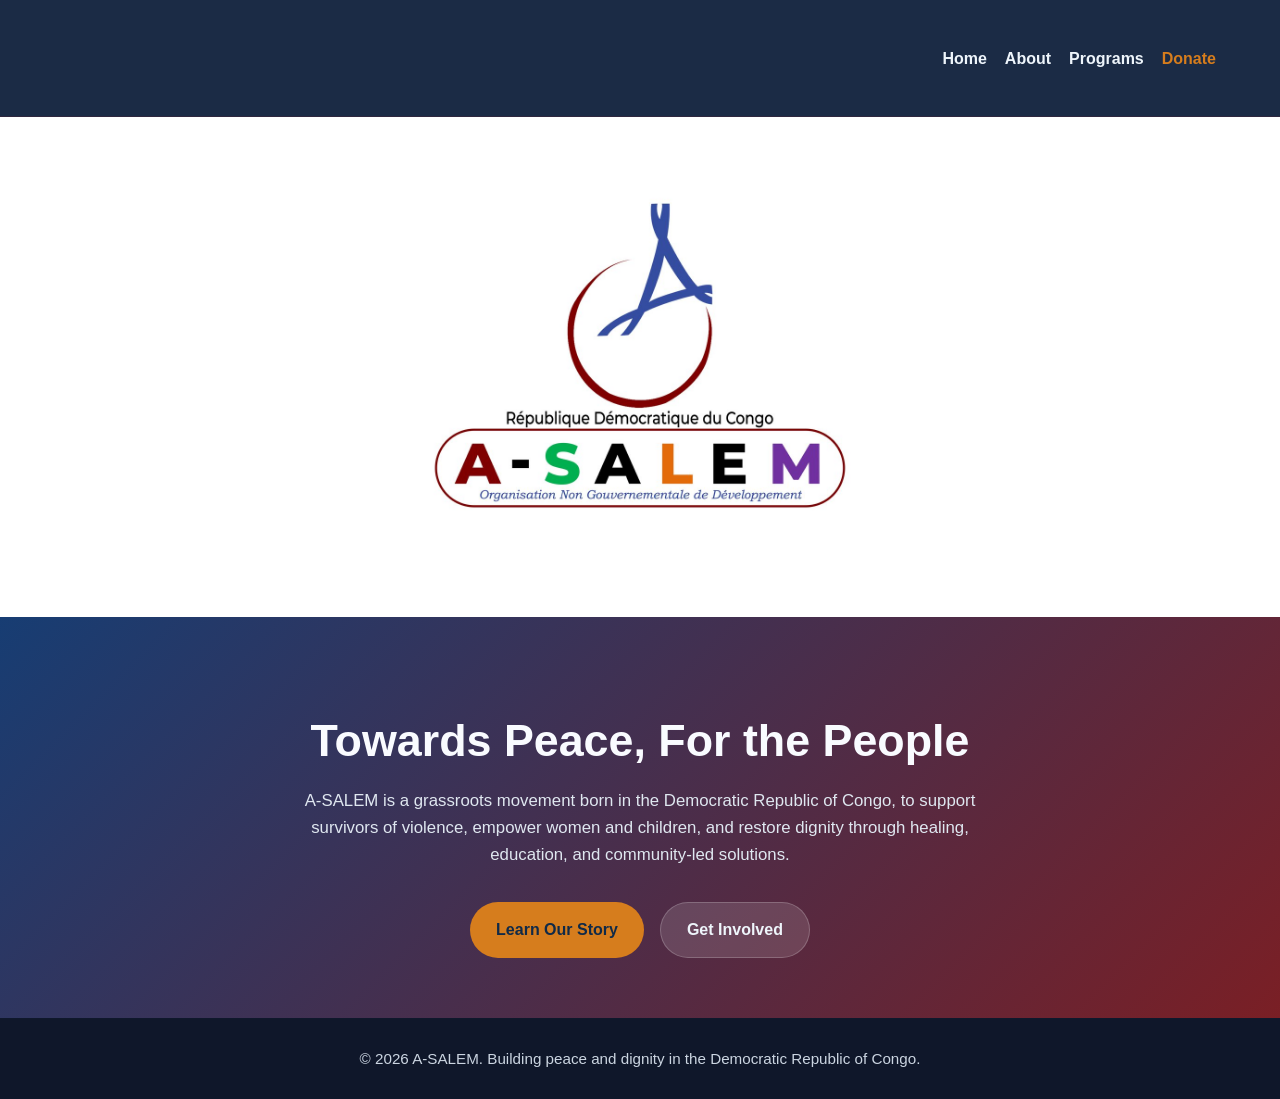
<file: index.html>
<!DOCTYPE html>
<html lang="en">
<head>
    <meta charset="UTF-8">
    <meta name="viewport" content="width=device-width, initial-scale=1.0">
    <title>A-SALEM | Peace, Healing, Empowerment</title>
    <link rel="stylesheet" href="style.css">
</head>
<body>
    <nav id="home-nav">
        <div class="nav-inner">
            <a href="index.html" class="logo">
               
                <div>
                    
                  
                </div>
            </a>
            <ul>
               <li><a href="index.html">Home</a></li>
                <li><a href="about.html">About</a></li>
                <li><a href="programs.html">Programs</a></li>
                <li><a id="donate"href="help.html">Donate</a></li>
            </ul>
        </div>
    </nav>
        <section class="banner">
            <img id="banner" src="images/A-Salem.jpg" alt="A-SALEM banner image">
        </section>
    <header id="home-header" class="hero">
        <div class="hero-copy">
           
            <h1  >Towards Peace, For the People</h1>
            <p class="hero-text">A-SALEM is a grassroots movement born in the Democratic Republic of Congo, to support survivors of violence, empower women and children, and restore dignity through healing, education, and community-led solutions.</p>
            <div class="hero-buttons">
                <a href="about.html" class="button button-primary">Learn Our Story</a>
                <a href="help.html" class="button button-secondary">Get Involved</a>
            </div>
        </div>
     
    </header>

   

    <footer>
        <p>© 2026 A-SALEM. Building peace and dignity in the Democratic Republic of Congo.</p>
    </footer>
</body>
</html>
</file>
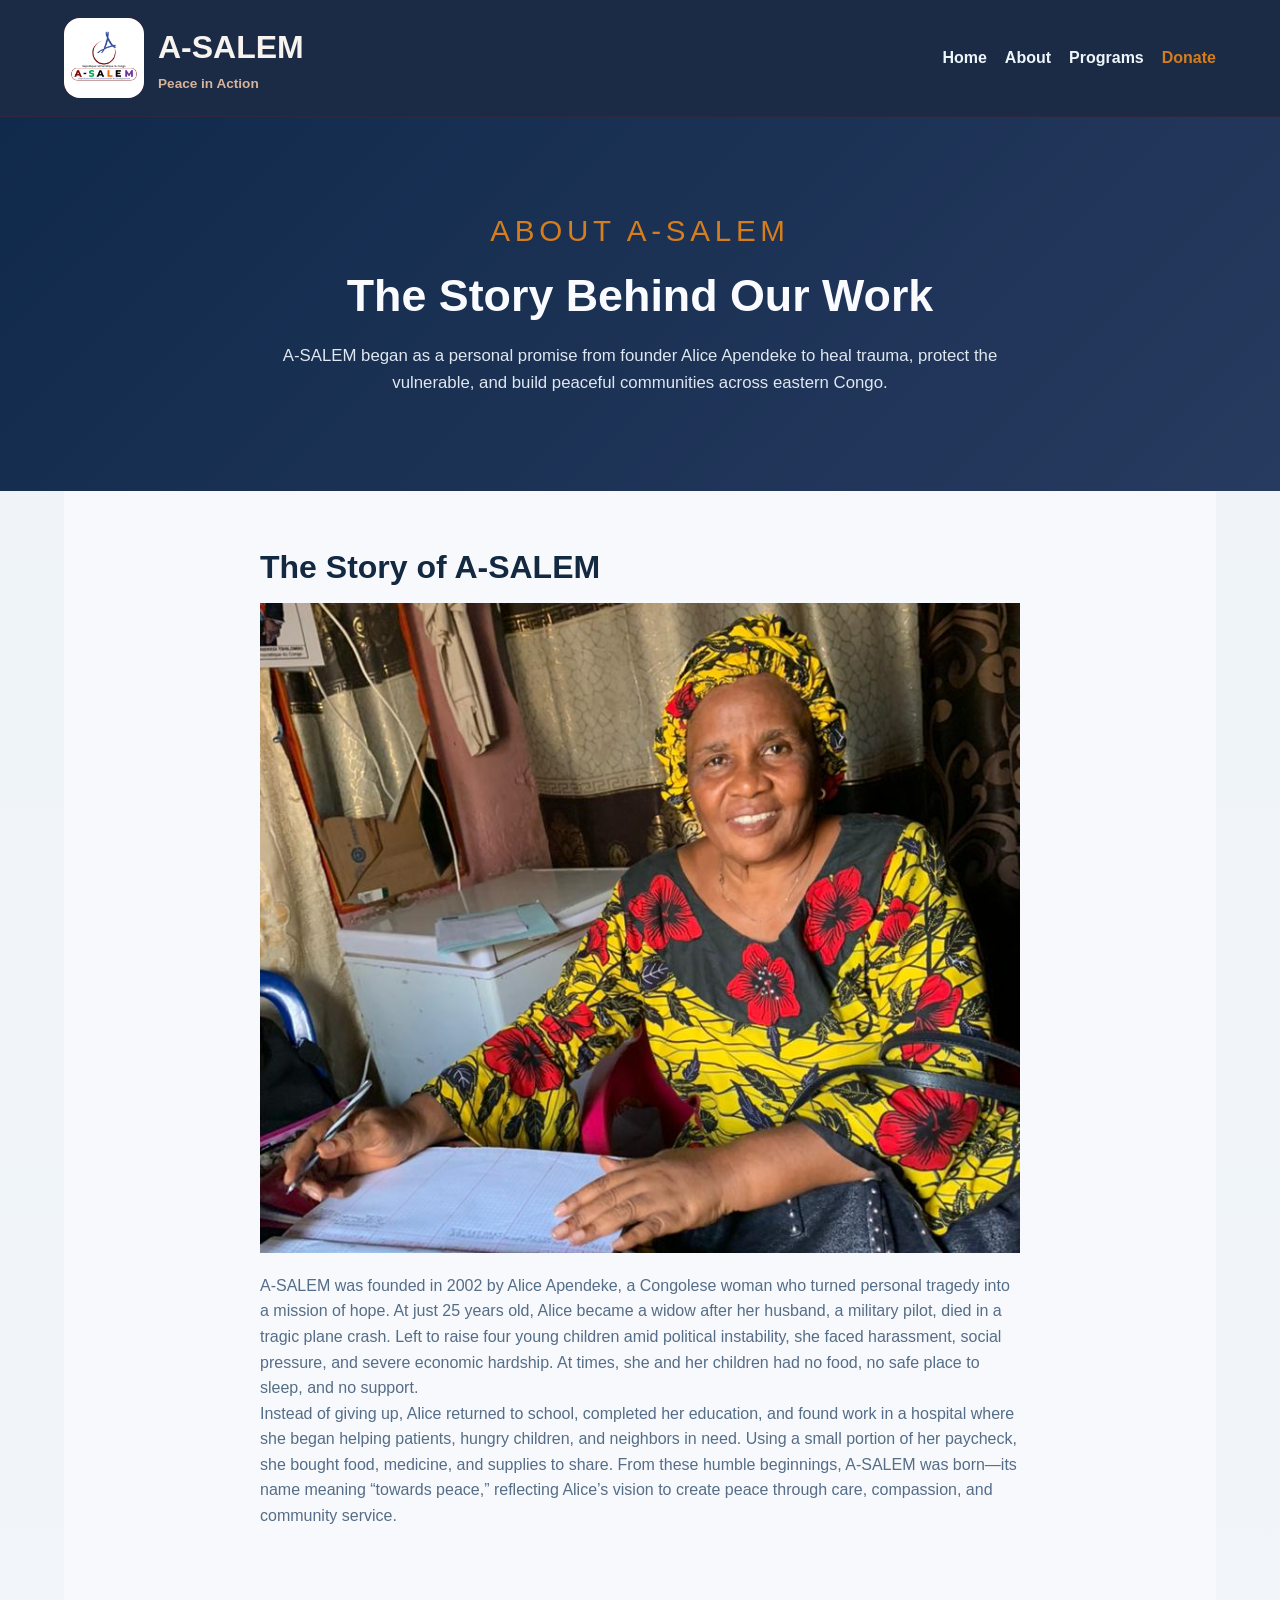
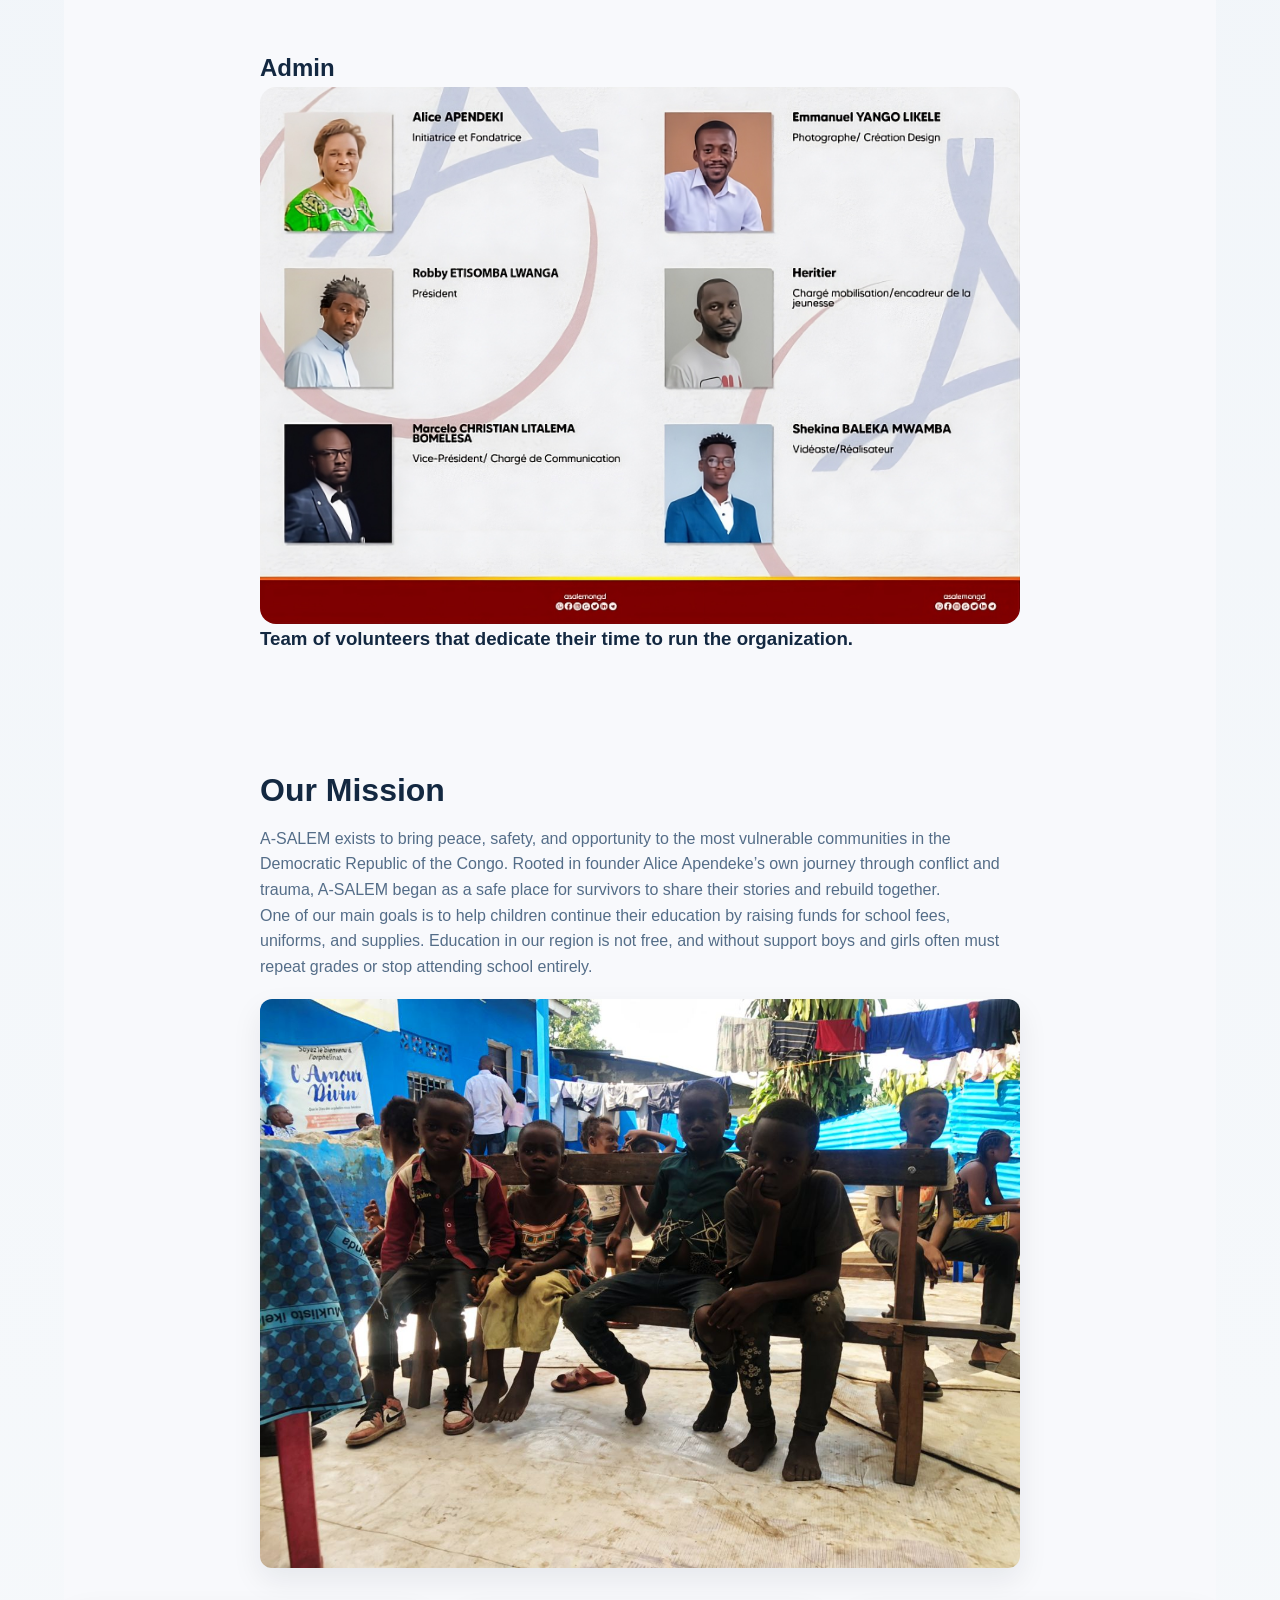
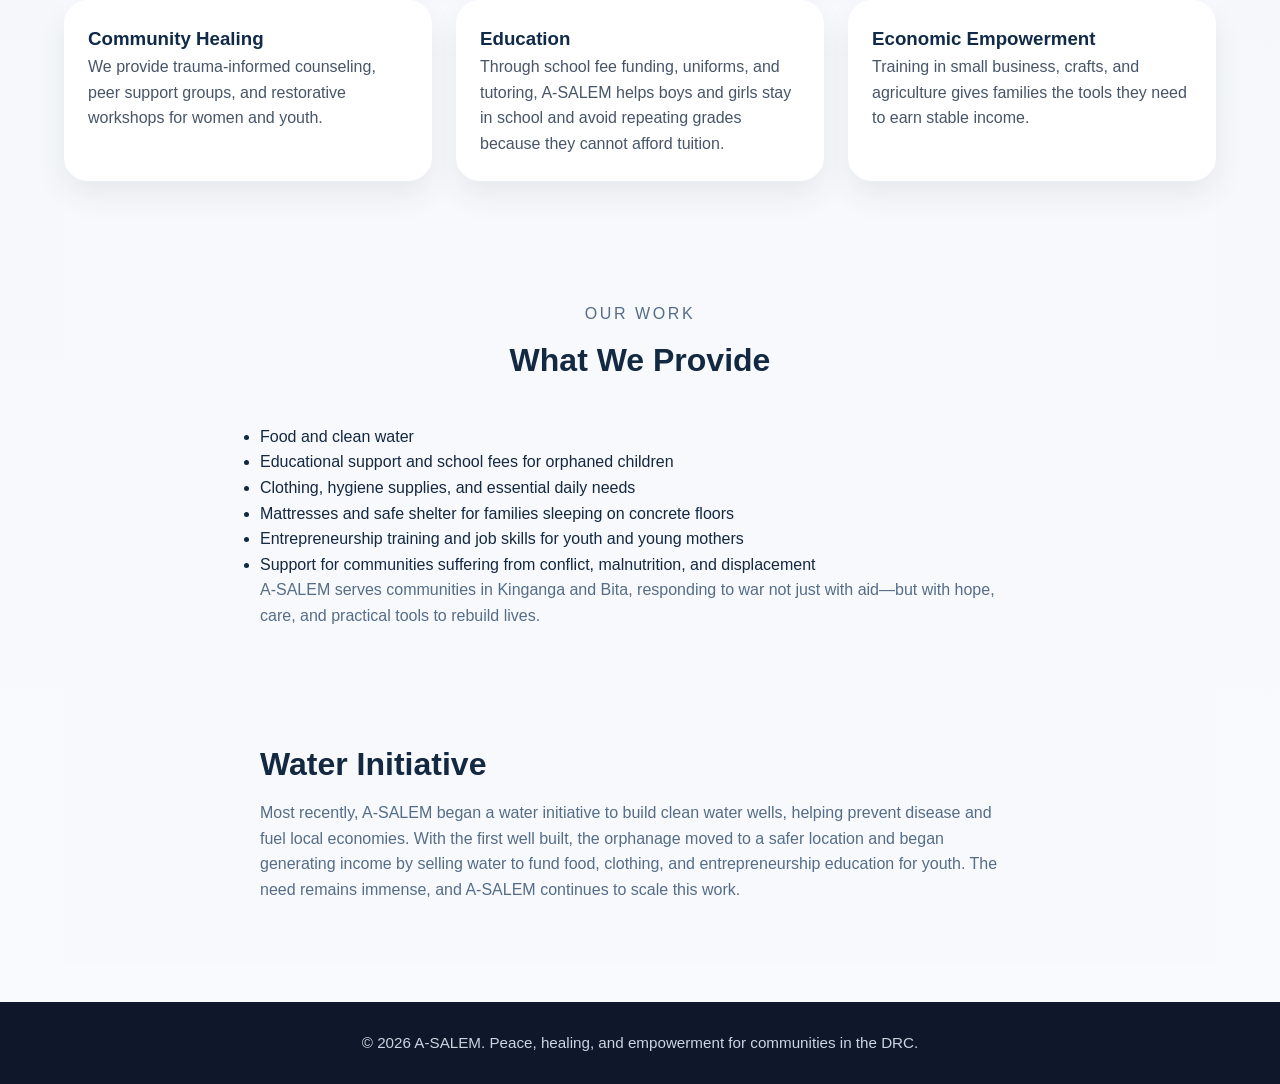
<file: about.html>
<!DOCTYPE html>
<html lang="en">
<head>
    <meta charset="UTF-8">
    <meta name="viewport" content="width=device-width, initial-scale=1.0">
    <title>About A-SALEM</title>
    <link rel="stylesheet" href="style.css">
</head>
<body>
    <nav>
        <div class="nav-inner">
            <a href="index.html" class="logo">
                <img class=logo-placeholder src="images/A-Salem.jpg" alt="a-salem logo">
                <div>
                    <div class="logo-text">A-SALEM</div>
                    <div class="logo-subtext">Peace in Action</div>
                </div>
            </a>
            <ul>
               <li><a href="index.html">Home</a></li>
                <li><a href="about.html">About</a></li>
                <li><a href="programs.html">Programs</a></li>
                <li><a id="donate"href="help.html">Donate</a></li>
            </ul>
        </div>
    </nav>

    <header class="hero hero-small">
        <div class="hero-copy">
            <p class="eyebrow">About A-SALEM</p>
            <h1>The Story Behind Our Work</h1>
            <p class="hero-text">A-SALEM began as a personal promise from founder Alice Apendeke to heal trauma, protect the vulnerable, and build peaceful communities across eastern Congo.</p>
        </div>
    </header>

    <main>
        <section id="founder" class="section section-light">
            <div class="section-content">
                <h2>The Story of A-SALEM</h2>
                <div style="display:flex;align-items:flex-start;gap:20px;flex-wrap:wrap;">
                    <img src="images/Alice.jpeg" alt="Alice Apendeke, Founder" class="founder-photo">
                    <div>
                        <p>A-SALEM was founded in 2002 by Alice Apendeke, a Congolese woman who turned personal tragedy into a mission of hope. At just 25 years old, Alice became a widow after her husband, a military pilot, died in a tragic plane crash. Left to raise four young children amid political instability, she faced harassment, social pressure, and severe economic hardship. At times, she and her children had no food, no safe place to sleep, and no support.</p>
                        <p>Instead of giving up, Alice returned to school, completed her education, and found work in a hospital where she began helping patients, hungry children, and neighbors in need. Using a small portion of her paycheck, she bought food, medicine, and supplies to share. From these humble beginnings, A-SALEM was born—its name meaning “towards peace,” reflecting Alice’s vision to create peace through care, compassion, and community service.</p>
                    </div>
                </div>
            </div>
        </section>

        <section id="community-photo" class="section section-light">
            <div class="section-content">
                <h1>Admin</h1>
                <img src="images/adminTeam.jpeg" alt="A-SALEM in the community" class="admin-photo">
                <h3>Team of volunteers that dedicate their time to run the organization.</p>
            </div>
             
        </section>
       <section id="about" class="section section-light">
            <div class="section-content">
                <h2>Our Mission</h2>
                <p>A-SALEM exists to bring peace, safety, and opportunity to the most vulnerable communities in the Democratic Republic of the Congo. Rooted in founder Alice Apendeke’s own journey through conflict and trauma, A-SALEM began as a safe place for survivors to share their stories and rebuild together.</p>
                <p>One of our main goals is to help children continue their education by raising funds for school fees, uniforms, and supplies. Education in our region is not free, and without support boys and girls often must repeat grades or stop attending school entirely.</p>
                <img src="images/HomeAllDay.jpeg" alt="Children on a wooden bench" class="home-allday-photo">
            </div>
            <div class="section-cards">
                <article class="card">
                    <h3>Community Healing</h3>
                    <p>We provide trauma-informed counseling, peer support groups, and restorative workshops for women and youth.</p>
                </article>
                <article class="card">
                    <h3>Education</h3>
                    <p>Through school fee funding, uniforms, and tutoring, A-SALEM helps boys and girls stay in school and avoid repeating grades because they cannot afford tuition.</p>
                </article>
                <article class="card">
                    <h3>Economic Empowerment</h3>
                    <p>Training in small business, crafts, and agriculture gives families the tools they need to earn stable income.</p>
                </article>
            </div>
        </section>

      

        <section id="services" class="section section-light">
            <div class="section-header">
                <p class="eyebrow">Our Work</p>
                <h2>What We Provide</h2>
            </div>
            <div class="section-content">
                <ul>
                    <li>Food and clean water</li>
                    <li>Educational support and school fees for orphaned children</li>
                    <li>Clothing, hygiene supplies, and essential daily needs</li>
                    <li>Mattresses and safe shelter for families sleeping on concrete floors</li>
                    <li>Entrepreneurship training and job skills for youth and young mothers</li>
                    <li>Support for communities suffering from conflict, malnutrition, and displacement</li>
                </ul>
                <p>A-SALEM serves communities in Kinganga and Bita, responding to war not just with aid—but with hope, care, and practical tools to rebuild lives.</p>
            </div>
        </section>

        <section id="water" class="section section-light">
            <div class="section-content">
                <h2>Water Initiative</h2>
                <p>Most recently, A-SALEM began a water initiative to build clean water wells, helping prevent disease and fuel local economies. With the first well built, the orphanage moved to a safer location and began generating income by selling water to fund food, clothing, and entrepreneurship education for youth. The need remains immense, and A-SALEM continues to scale this work.</p>
            </div>
        </section>

     
    </main>

    <footer>
        <p>© 2026 A-SALEM. Peace, healing, and empowerment for communities in the DRC.</p>
    </footer>
</body>
</html>
</file>
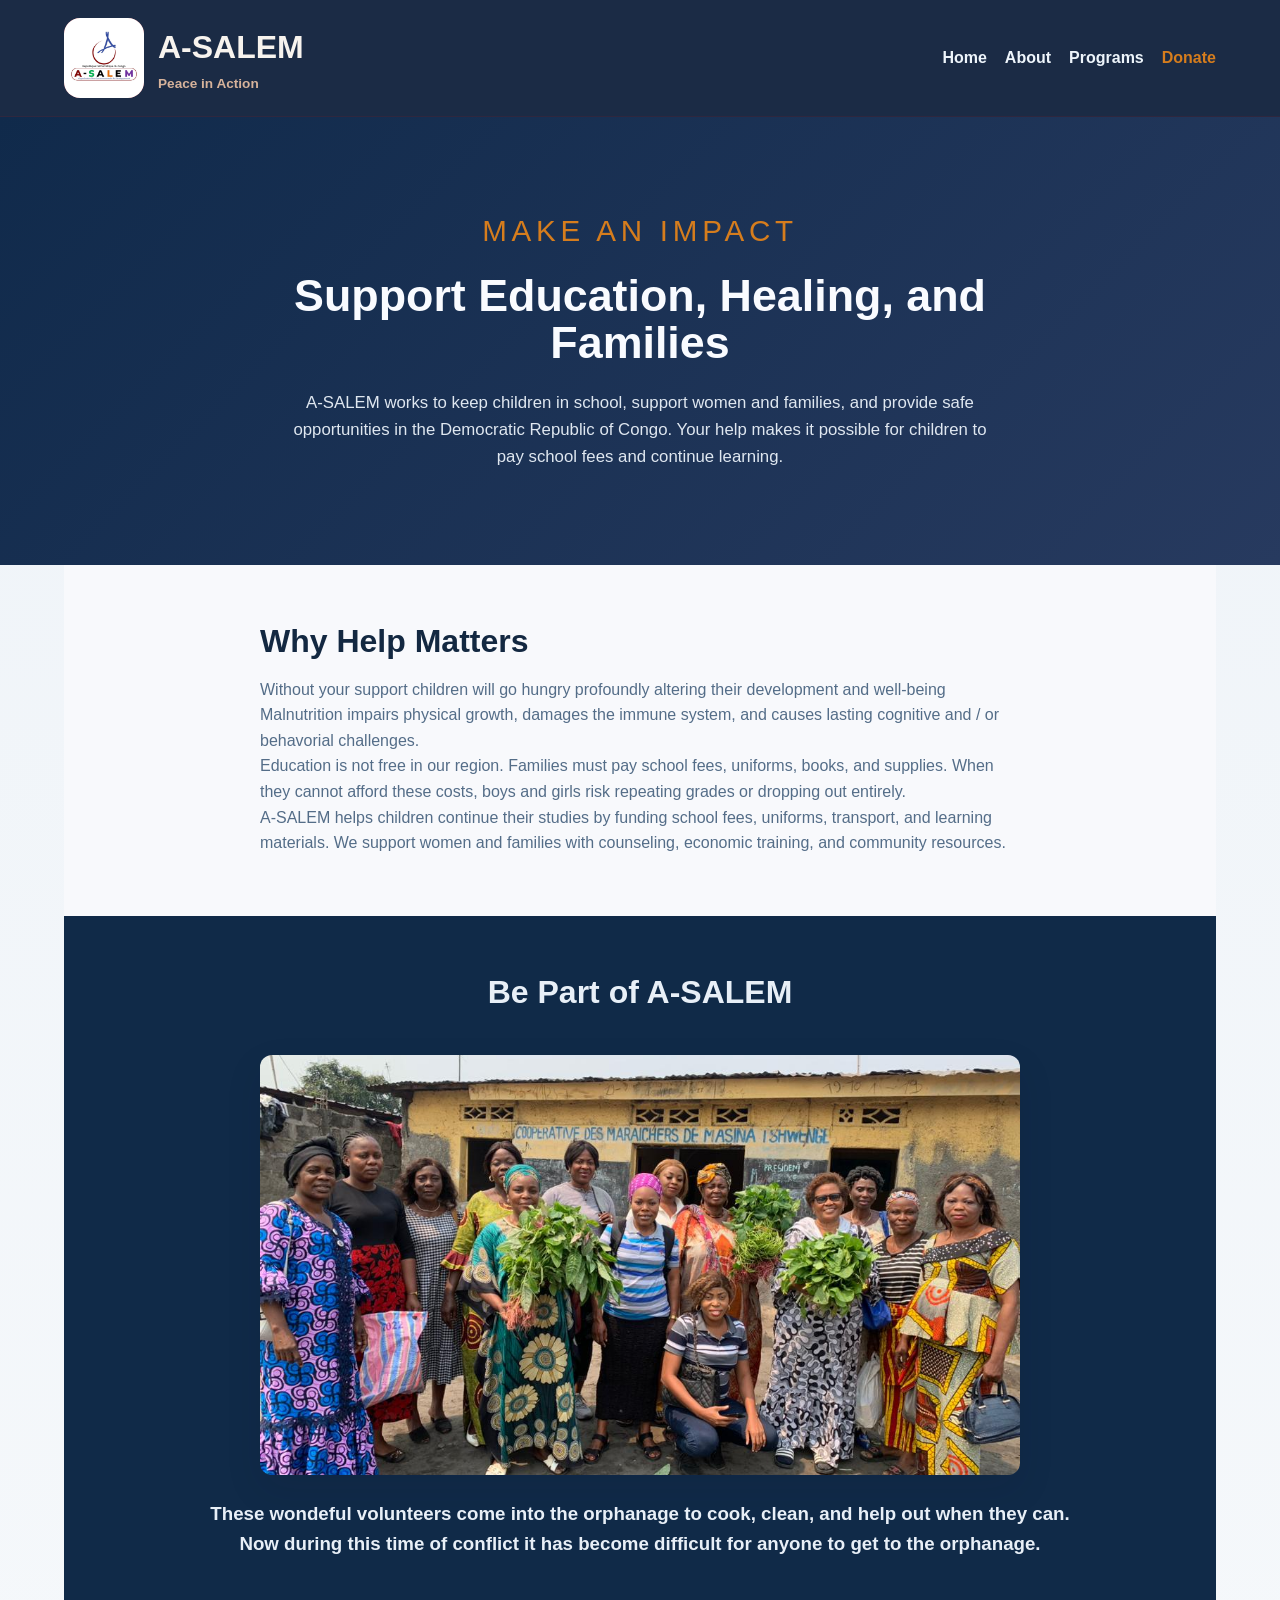
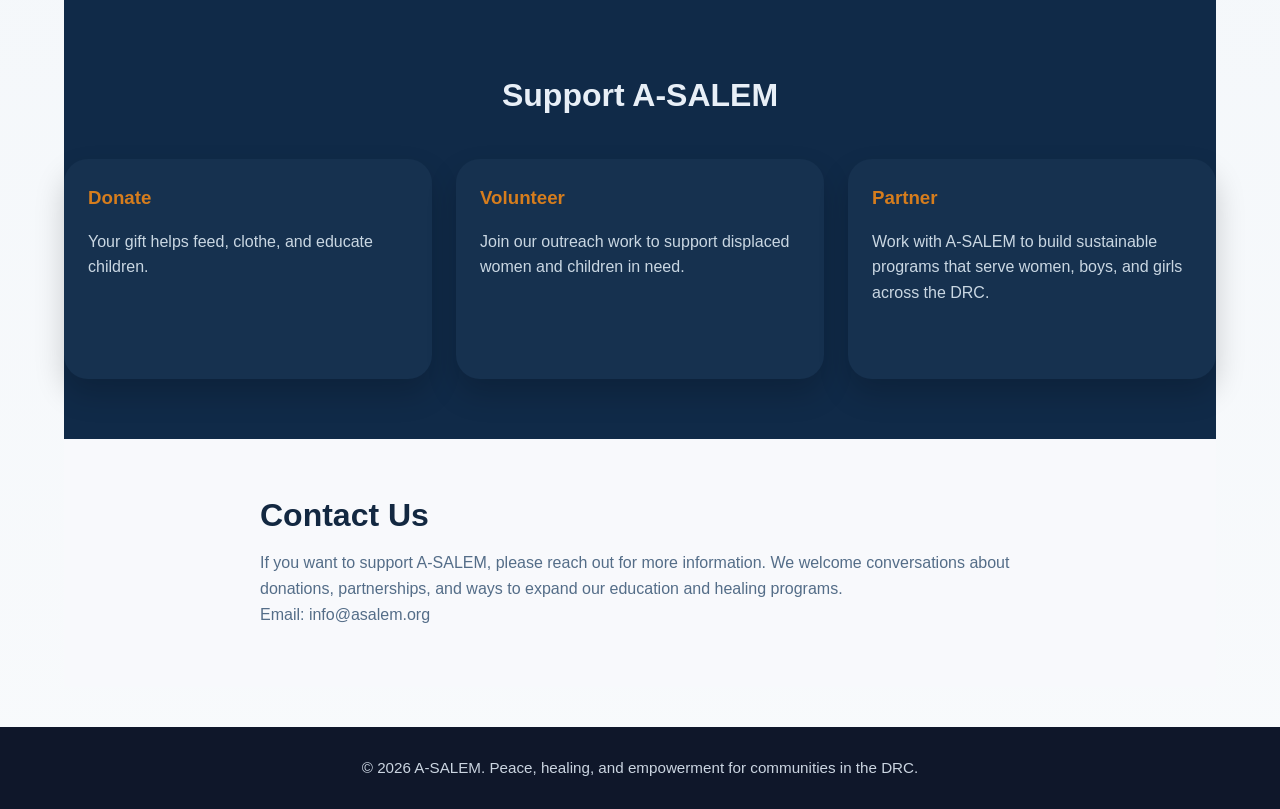
<file: help.html>
<!DOCTYPE html>
<html lang="en">
<head>
    <meta charset="UTF-8">
    <meta name="viewport" content="width=device-width, initial-scale=1.0">
    <title>Help A-SALEM</title>
    <link rel="stylesheet" href="style.css">
</head>
<body>
    <nav>
        <div class="nav-inner">
            <a href="index.html" class="logo">
                <img class=logo-placeholder src="images/A-Salem.jpg" alt="a-salem logo">
                <div>
                    <div class="logo-text">A-SALEM</div>
                    <div class="logo-subtext">Peace in Action</div>
                </div>
            </a>
            <ul>
               <li><a href="index.html">Home</a></li>
                <li><a href="about.html">About</a></li>
                <li><a href="programs.html">Programs</a></li>
                <li><a id="donate"href="help.html">Donate</a></li>
            </ul>
        </div>
    </nav>

    <header class="hero hero-small">
        <div class="hero-copy">
            <p class="eyebrow">Make An Impact</p>
            <h1>Support Education, Healing, and Families</h1>
            <p class="hero-text">A-SALEM works to keep children in school, support women and families, and provide safe opportunities in the Democratic Republic of Congo. Your help makes it possible for children to pay school fees and continue learning.</p>
        </div>
    </header>

    <main>
        <section class="section section-light">
            <div class="section-content">
                <h2>Why Help Matters</h2>
                <p>Without your support children will go hungry profoundly altering their development and well-being 
                    Malnutrition impairs physical growth, damages the immune system, and causes lasting cognitive and / or behavorial challenges.
                </p>
                <p>Education is not free in our region. Families must pay school fees, uniforms, books, and supplies. When they cannot afford these costs, boys and girls risk repeating grades or dropping out entirely.</p>
                <p>A-SALEM helps children continue their studies by funding school fees, uniforms, transport, and learning materials. We support women and families with counseling, economic training, and community resources.</p>
            </div>
        </section>
        
          <section id="get-involved" class="section section-dark">
            <div class="section-header">
              
                <h2 >Be Part of A-SALEM</h2>
            </div>
            <div class="section-content">
                <img src="images/Volunteers.jpeg" alt="Volunteers who support A-SALEM" class="volunteers-photo">
            </div>
         
            <h3>These wondeful volunteers come into the orphanage to cook, clean, and help out when they can.</h3>
            <h3>Now during this time of conflict it has become difficult for anyone to get to the orphanage.</h3>
        </section>
        <section class="section section-dark">
            <div class="section-header">
               
                <h2>Support A-SALEM</h2>
            </div>
            <div class="join-grid">
                <article class="join-card">
                    <h3>Donate</h3>
                    <p>Your gift helps feed, clothe, and educate children.</p>
                </article>
                <article class="join-card">
                    <h3>Volunteer</h3>
                    <p>Join our outreach work to support displaced women and children in need.</p>
                </article>
                <article class="join-card">
                    <h3>Partner</h3>
                    <p>Work with A-SALEM to build sustainable programs that serve women, boys, and girls across the DRC.</p>
                </article>
            </div>
        </section>

        <section class="section section-light">
            <div class="section-content">
                <h2>Contact Us</h2>
                <p>If you want to support A-SALEM, please reach out for more information. We welcome conversations about donations, partnerships, and ways to expand our education and healing programs.</p>
                <p>Email: <a href="mailto:info@asalem.org">info@asalem.org</a></p>
            </div>
        </section>
    </main>

    <footer>
        <p>© 2026 A-SALEM. Peace, healing, and empowerment for communities in the DRC.</p>
    </footer>
</body>
</html>
</file>
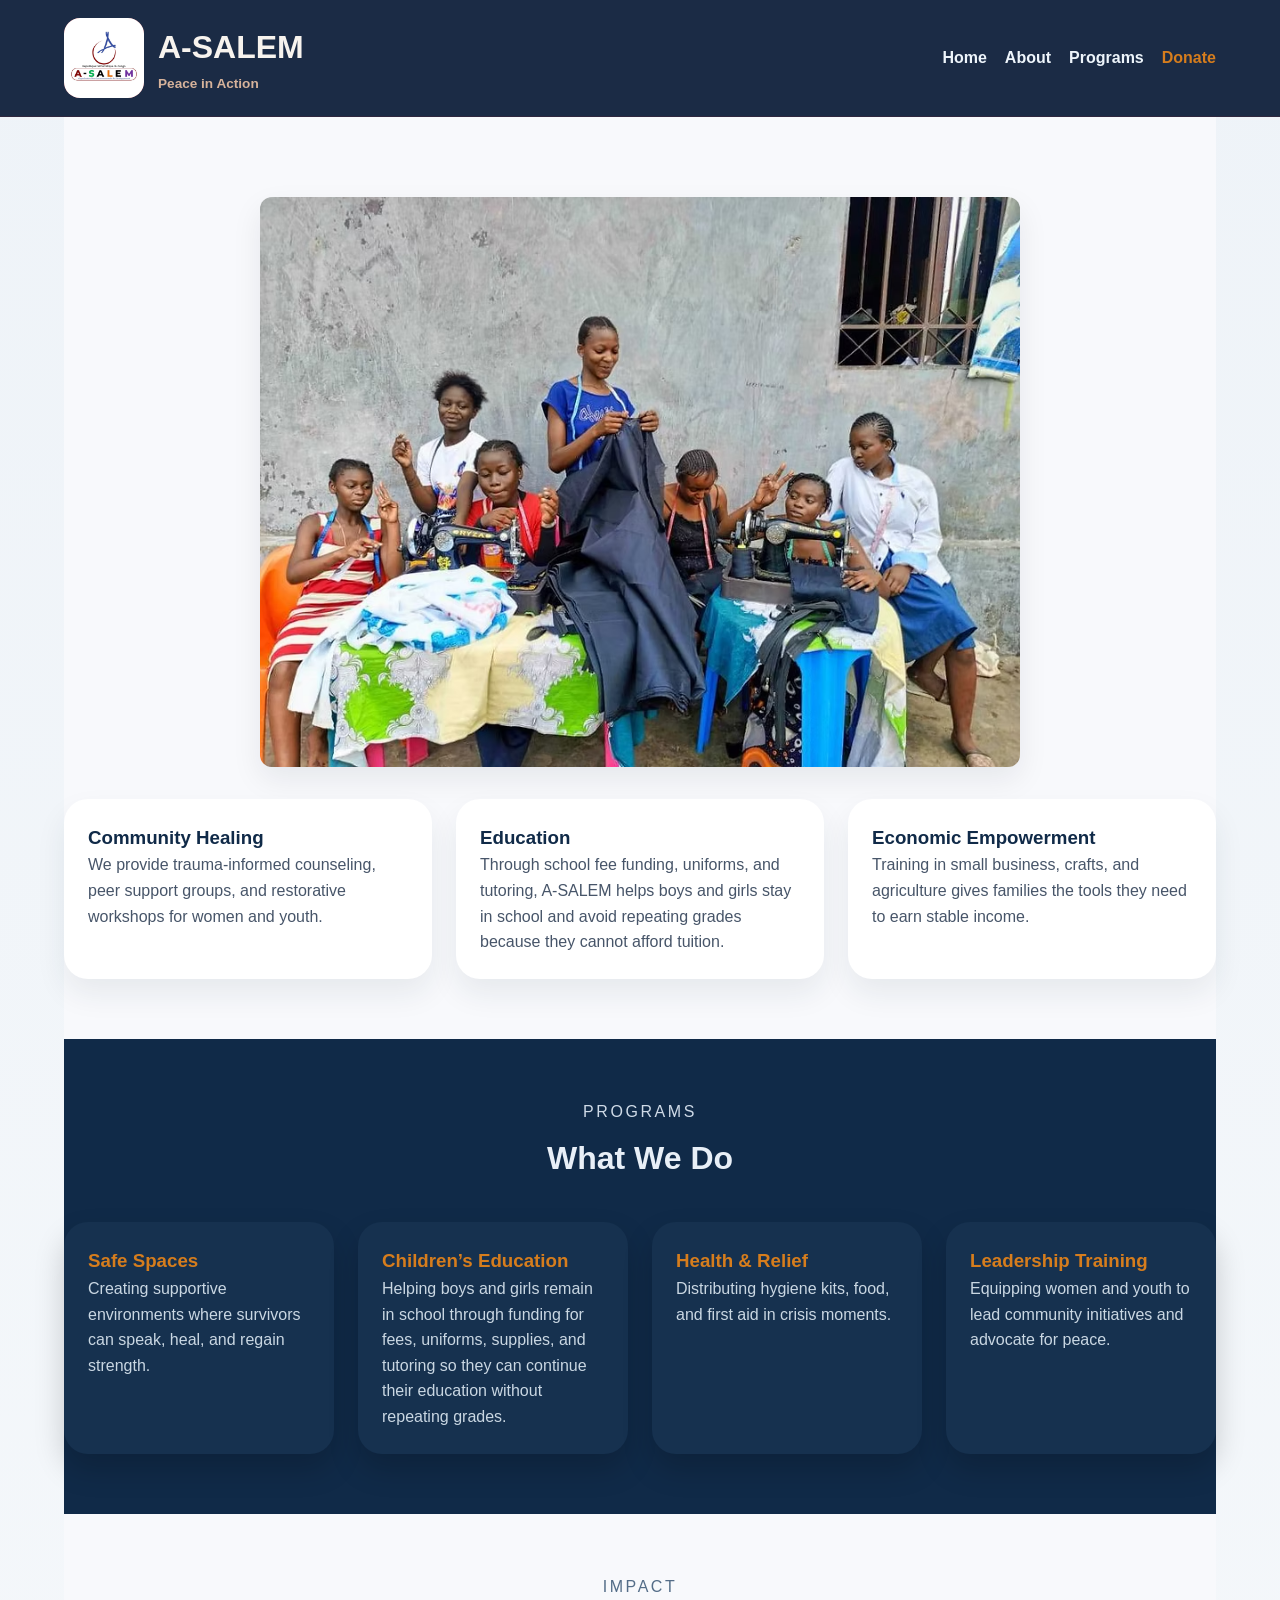
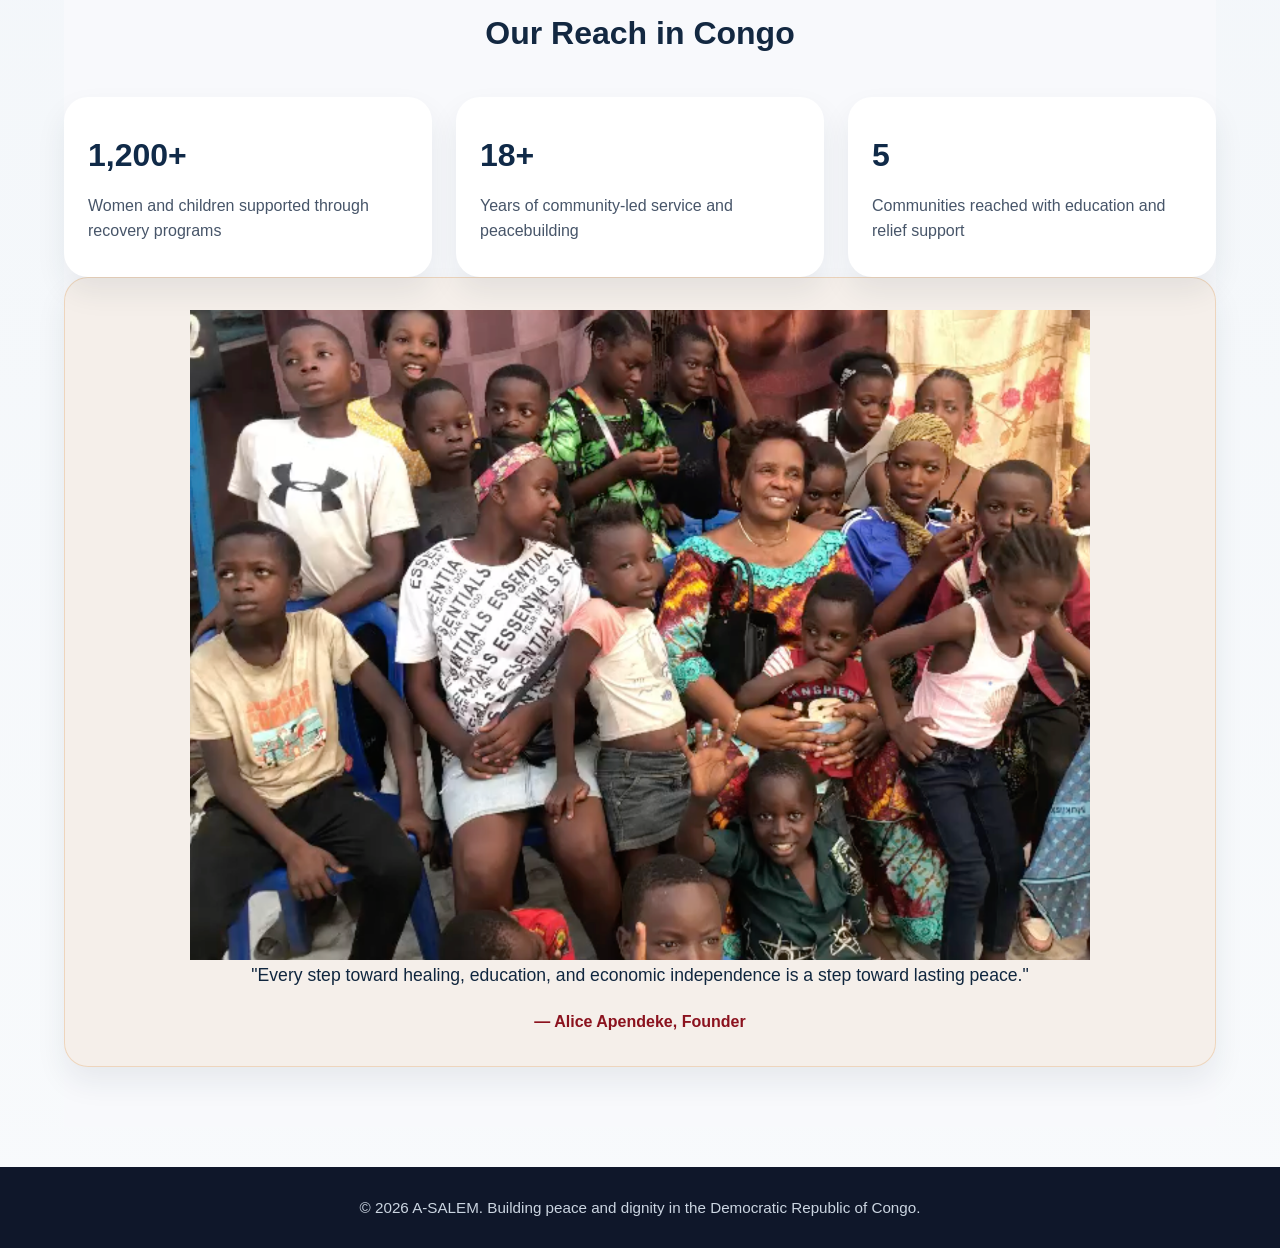
<file: programs.html>
<!DOCTYPE html>
<html lang="en">
<head>
    <meta charset="UTF-8">
    <meta name="viewport" content="width=device-width, initial-scale=1.0">
    <title>A-SALEM | Peace, Healing, Empowerment</title>
    <link rel="stylesheet" href="style.css">
</head>
<body>
    <nav>
        <div class="nav-inner">
            <a href="index.html" class="logo">
                <img class=logo-placeholder src="images/A-Salem.jpg" alt="a-salem logo">
                <div>
                    <div class="logo-text">A-SALEM</div>
                    <div class="logo-subtext">Peace in Action</div>
                </div>
            </a>
            <ul>
               <li><a href="index.html">Home</a></li>
                <li><a href="about.html">About</a></li>
                <li><a href="programs.html">Programs</a></li>
                <li><a id="donate"href="help.html">Donate</a></li>
            </ul>
        </div>
    </nav>

   

    <main>
        <section id="about" class="section section-light">
            <div class="section-content">
                <img src="images/Img-for-programs.avif" alt="Programs" class="home-allday-photo">
            </div>
            <div class="section-cards">
                <article class="card">
                    <h3>Community Healing</h3>
                    <p>We provide trauma-informed counseling, peer support groups, and restorative workshops for women and youth.</p>
                </article>
                <article class="card">
                    <h3>Education</h3>
                    <p>Through school fee funding, uniforms, and tutoring, A-SALEM helps boys and girls stay in school and avoid repeating grades because they cannot afford tuition.</p>
                </article>
                <article class="card">
                    <h3>Economic Empowerment</h3>
                    <p>Training in small business, crafts, and agriculture gives families the tools they need to earn stable income.</p>
                </article>
            </div>
        </section>

        <section id="programs" class="section section-dark">
            <div class="section-header">
                <p class="eyebrow">Programs</p>
                <h2>What We Do</h2>
            </div>
            <div class="grid">
                <article class="feature-card">
                    <h3>Safe Spaces</h3>
                    <p>Creating supportive environments where survivors can speak, heal, and regain strength.</p>
                </article>
                <article class="feature-card">
                    <h3>Children’s Education</h3>
                    <p>Helping boys and girls remain in school through funding for fees, uniforms, supplies, and tutoring so they can continue their education without repeating grades.</p>
                </article>
                <article class="feature-card">
                    <h3>Health & Relief</h3>
                    <p>Distributing hygiene kits, food, and first aid in crisis moments.</p>
                </article>
                <article class="feature-card">
                    <h3>Leadership Training</h3>
                    <p>Equipping women and youth to lead community initiatives and advocate for peace.</p>
                </article>
            </div>
        </section>

        <section id="impact" class="section section-light">
            <div class="section-header">
                <p class="eyebrow">Impact</p>
                <h2>Our Reach in Congo</h2>
            </div>
            <div class="impact-grid">
                <div class="impact-card">
                    <span>1,200+</span>
                    <p>Women and children supported through recovery programs</p>
                </div>
                <div class="impact-card">
                    <span>18+</span>
                    <p>Years of community-led service and peacebuilding</p>
                </div>
                <div class="impact-card">
                    <span>5</span>
                    <p>Communities reached with education and relief support</p>
                </div>
            </div>
            <div class="quote-card">
                <img src="images/group photo with alice.png" alt="Alice Apendeke, Founder" class="founder-photo">
                <p class="quote-text">"Every step toward healing, education, and economic independence is a step toward lasting peace."</p>
                <span class="quote-text">— Alice Apendeke, Founder</span>
            </div>
        </section>

        
    </main>

    <footer>
        <p>© 2026 A-SALEM. Building peace and dignity in the Democratic Republic of Congo.</p>
    </footer>
</body>
</html>
</file>
<file: style.css>
* {
    margin: 0;
    padding: 0;
    box-sizing: border-box;
}
#header-text{
    text-align:center;
}
#home-header{
    text-align: center;
}
#home-nav{
    height:116.8px;
    margin:auto;
    padding-top:27.5px;
}
.banner {
    width: 100%;
    overflow: hidden;
    background: #ffffff;
}
.banner img,
#banner {
    width: 100%;
    max-height: 500px;
    height: auto;
    object-fit: contain;
    object-position: center;
    display: block;
}
:root {
    color-scheme: light;
    font-family: 'Segoe UI', Tahoma, Geneva, Verdana, sans-serif;
    font-size: 16px;
    line-height: 1.6;
    color: #132841;
    background: #eef3f8;
}

body {
    min-height: 100vh;
    background: linear-gradient(180deg, #eef3f8 0%, #f8fafc 100%);
}

img {
    max-width: 100%;
    display: block;
}

a {
    color: inherit;
    text-decoration: none;
}

nav {
    position: sticky;
    top: 0;
    z-index: 100;
    background: rgba(18, 35, 62, 0.96);
    backdrop-filter: blur(14px);
    border-bottom: 1px solid rgba(139, 26, 36, 0.18);
}

nav .nav-inner {
    max-width: 1200px;
    margin: 0 auto;
    padding: 18px 24px;
    display: flex;
    align-items: center;
    justify-content: space-between;
    gap: 16px;
}

.logo {
    display: flex;
    align-items: center;
    gap: 14px;
}

.logo-placeholder {
    width: 80px;
    height: 80px;
    background: #8b121e;
    color: #fdf5ec;
    display: inline-block;
    object-fit: contain;
    object-position: center;
    border-radius: 16px;
    overflow: hidden;
}

.logo-text {
    color: #f7f3ee;
    font-size: 2rem;
    font-weight: 700;
}

.logo-subtext {
    color: #d7b39b;
    font-size: 0.85rem;
}

nav ul {
    display: flex;
    gap: 18px;
    list-style: none;
    flex-wrap: wrap;
}

nav a {
    color: #eef5fb;
    font-weight: 600;
    transition: color 0.25s ease, transform 0.25s ease;
}

nav a:hover,
nav a:focus-visible {
    color: #d67d1d;
    transform: translateY(-1px);
}

.hero,
.hero-small {
    padding: 100px 24px 60px;
}

.hero {
    display: block;
    background: linear-gradient(135deg, #173d73 0%, #7a1f25 100%);
    color: #f9fbff;
}

.hero-small {
    background: linear-gradient(135deg, #102a4b 0%, #273a5f 100%);
    color: #f9fbff;
    padding-top: 90px;
}

.hero-copy {
    max-width: 720px;
    margin: 0 auto;
    text-align: center;
}

.hero-image {
    width: 100%;
}

@media (min-width: 992px) {
    .hero {
        display: grid;
        grid-template-columns: 1fr;
        justify-items: center;
        align-items: start;
        gap: 48px;
    }

    .hero-copy {
        text-align: center;
        width: 100%;
        max-width: 720px;
    }

    .hero-image {
        width: auto;
    }

    .hero-buttons {
        justify-content: center;
    }
}
#donate{
    
    color:#d67d1d;
}
.eyebrow {
    display: inline-block;
    margin-bottom: 18px;
    color: #d67d1d;
    letter-spacing: 0.16em;
    text-transform: uppercase;
    font-size: 1.85rem;
}

.hero h1 {
    font-size: clamp(2.5rem, 3.5vw, 4.5rem);
    line-height: 1.05;
    margin-bottom: 24px;
}
.quote-text{
    text-align: center;
}
.hero-text {
    max-width: 760px;
    margin: 0 0 34px;
    font-size: 1.05rem;
    color: #dfe7f0;
}

.hero-buttons {
    display: flex;
    justify-content: center;
    gap: 16px;
    flex-wrap: wrap;
}

.button {
    display: inline-flex;
    align-items: center;
    justify-content: center;
    padding: 14px 26px;
    border-radius: 999px;
    font-weight: 700;
    text-decoration: none;
    transition: transform 0.25s ease, box-shadow 0.25s ease;
}

.button:hover,
.button:focus-visible {
    transform: translateY(-2px);
    box-shadow: 0 18px 40px rgba(15, 23, 42, 0.18);
}

.button-primary {
    background: #d67d1d;
    color: #102a48;
}

.button-secondary {
    background: rgba(255, 255, 255, 0.13);
    color: #eef5fb;
    border: 1px solid rgba(255, 255, 255, 0.2);
}

.hero-card {
    width: 100%;
    max-width: 360px;
    margin: 0 auto;
    min-height: auto;
    background: rgba(255, 255, 255, 0.1);
    border: 1px solid rgba(255, 255, 255, 0.18);
    border-radius: 28px;
    padding: 28px;
    color: #10263e;
    text-align: left;
    box-shadow: 0 18px 36px rgba(15, 23, 42, 0.12);
}

.hero-card-title {
    margin-bottom: 18px;
    font-size: 1.15rem;
    font-weight: 700;
    color: #10263e;
}

.hero-card ul {
    list-style: none;
    display: grid;
    gap: 18px;
    padding-left: 0;
}

.hero-card li {
    line-height: 1.6;
}

.hero-card li::before {
    content: '•';
    color: #d67d1d;
    margin-right: 10px;
}

main {
    max-width: 1200px;
    margin: 0 auto;
    padding: 0 24px 40px;
}

.section {
    padding: 60px 0;
}

.section-light {
    background: #f8f9fc;
    color: #132841;
}

.section-dark {
    background: #102a48;
    color: #e8eff7;
}

.section-header {
    max-width: 720px;
    margin: 0 auto 46px;
    text-align: center;
}

.section-header h2,
.section-content h2 {
    font-size: clamp(2rem, 2.5vw, 3rem);
    line-height: 1.05;
    margin-bottom: 18px;
}

.section-header p,
.section-content p,
.contact-text {
    font-size: 1rem;
    color: rgba(37, 55, 78, 0.92);
    max-width: 760px;
}

.section-light .section-header p,
.section-light .section-content p,
.section-light .contact-text {
    color: #546d88;
}

.section-dark .section-header p,
.section-dark .section-content p,
.section-dark .contact-text {
    color: rgba(236, 245, 255, 0.87);
}

.section-content {
    max-width: 760px;
    margin: 0 auto;
}

.section-cards,
.grid,
.impact-grid,
.join-grid {
    display: grid;
    gap: 24px;
    margin-top: 32px;
}

.section-cards,
.grid,
.join-grid {
    grid-template-columns: repeat(auto-fit, minmax(240px, 1fr));
}

.card,
.feature-card,
.impact-card,
.join-card,
.quote-card {
    background: #ffffff;
    border-radius: 24px;
    padding: 24px;
    box-shadow: 0 15px 30px rgba(30, 49, 70, 0.08);
}

.section-dark .card,
.section-dark .feature-card,
.section-dark .impact-card,
.section-dark .join-card,
.section-dark .quote-card {
    background: #16314f;
    box-shadow: 0 15px 30px rgba(0, 0, 0, 0.18);
}

.card h3,
.feature-card h3,
.impact-card span,
.join-card h3,
.quote-card span {
    color: #102a48;
}

.section-dark .card h3,
.section-dark .feature-card h3,
.section-dark .impact-card span,
.section-dark .join-card h3,
.section-dark .quote-card span {
    color: #d67d1d;
}

.card p,
.feature-card p,
.impact-card p,
.join-card p,
.quote-card p {
    color: #475569;
}

.section-dark .card p,
.section-dark .feature-card p,
.section-dark .impact-card p,
.section-dark .join-card p,
.section-dark .quote-card p {
    color: rgba(226, 238, 247, 0.88);
}

.impact-grid {
    grid-template-columns: repeat(auto-fit, minmax(220px, 1fr));
}

.impact-card {
    display: flex;
    flex-direction: column;
    gap: 12px;
    align-items: flex-start;
    justify-content: center;
    min-height: 180px;
}

.impact-card span {
    font-size: 2rem;
    font-weight: 800;
    display: block;
}

.quote-card {
    grid-column: 1 / -1;
    background: rgba(214, 125, 29, 0.08);
    border: 1px solid rgba(214, 125, 29, 0.22);
    color: #10263e;
    padding: 32px;
    border-radius: 24px;
}

.quote-card p {
    font-size: 1.1rem;
    line-height: 1.75;
    color: #10263e;
}

.quote-card span {
    display: block;
    margin-top: 18px;
    font-weight: 700;
    color: #8b121e;
}

.join-grid {
    grid-template-columns: repeat(auto-fit, minmax(240px, 1fr));
}

.join-card {
    min-height: 220px;
    display: flex;
    flex-direction: column;
    gap: 16px;
    justify-content: flex-start;
}

footer {
    padding: 24px;
    text-align: center;
    color: #475569;
    background: #eef4f9;
    border-top: 1px solid rgba(18, 35, 62, 0.12);
}

footer p {
    max-width: 800px;
    margin: 0 auto;
}
.founder-photo{
    width: 900px;
    height: 650px;
    object-fit: cover;
    margin: 0 auto;
    
}
.admin-photo{
    width: 100%;
    max-height: 600px;
    border-radius: 16px;
    object-fit: cover;
    display: block;
    margin: 0 auto;
}
.home-allday-photo{
    width: 100%;
    max-width: 900px;
    height: auto;
    border-radius: 12px;
    object-fit: cover;
    display: block;
    margin: 20px auto 0;
    box-shadow: 0 12px 30px rgba(15, 23, 42, 0.08);
}
#get-involved {
    text-align:center;
    justify-content:center;
}

.volunteers-photo{
    width: 100%;
    max-height: 420px;
    border-radius: 12px;
    object-fit: cover;
    display: block;
    margin: 16px auto 24px;
    box-shadow: 0 14px 36px rgba(15, 23, 42, 0.10);
}
@media (max-width: 768px) {
    .hero,
    .hero-small {
        display: block;
        padding: 80px 18px 40px;
    }

    .hero-copy {
        padding-bottom: 24px;
        text-align: center;
    }

    .hero-image {
        margin-top: 24px;
    }

    .section {
        padding: 50px 0;
    }

    .nav .nav-inner {
        flex-direction: column;
        align-items: flex-start;
    }

    nav ul {
        justify-content: flex-start;
    }
}

    

footer {
    background: #0f172a;
    color: #cbd5e1;
    text-align: center;
    padding: 28px 24px;
    font-size: 0.95rem;
}

@media (max-width: 860px) {
    nav .nav-inner {
        flex-direction: column;
        align-items: flex-start;
    }

    nav ul {
        width: 100%;
        justify-content: space-between;
    }

    .hero {
        padding-top: 80px;
    }
}

@media (max-width: 640px) {
    .hero h1 {
        font-size: 2.6rem;
    }

    .hero-buttons {
        flex-direction: column;
        align-items: stretch;
    }

    .button {
        width: 100%;
        justify-content: center;
    }
}
</file>
